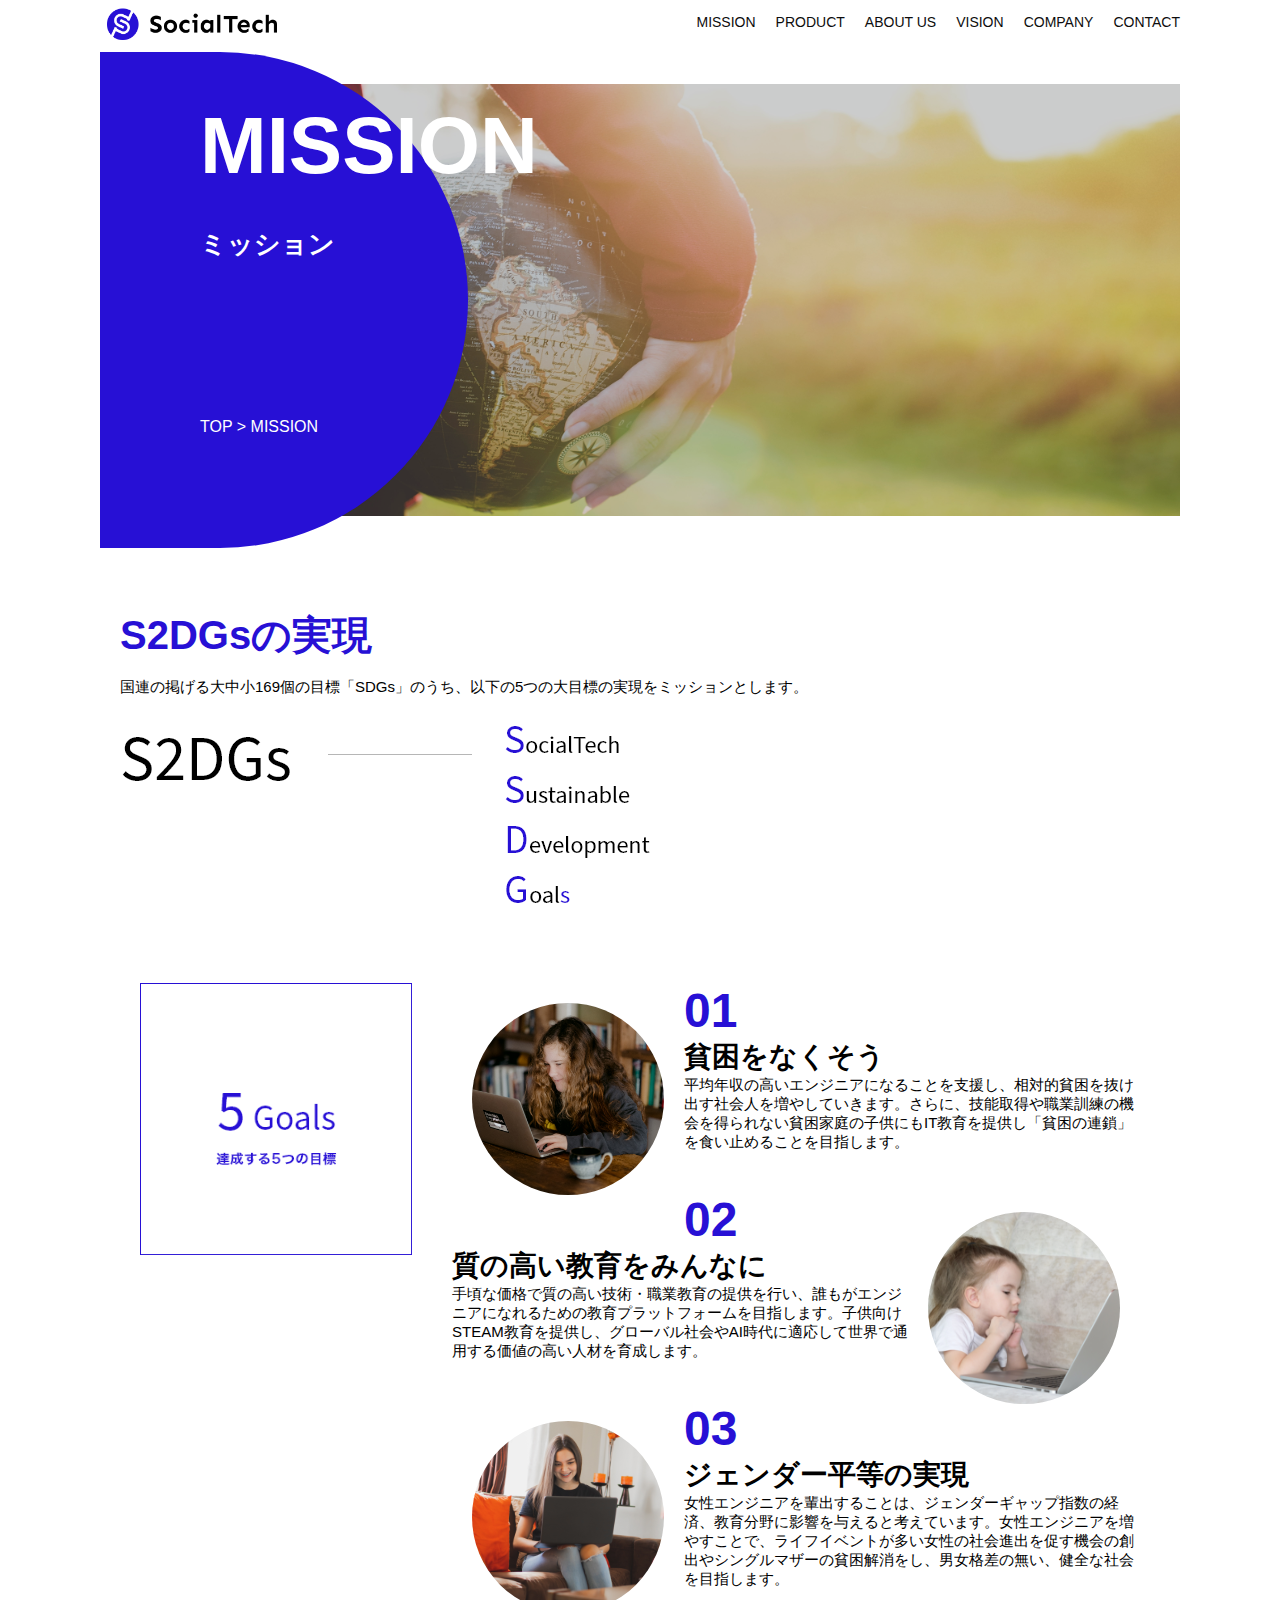
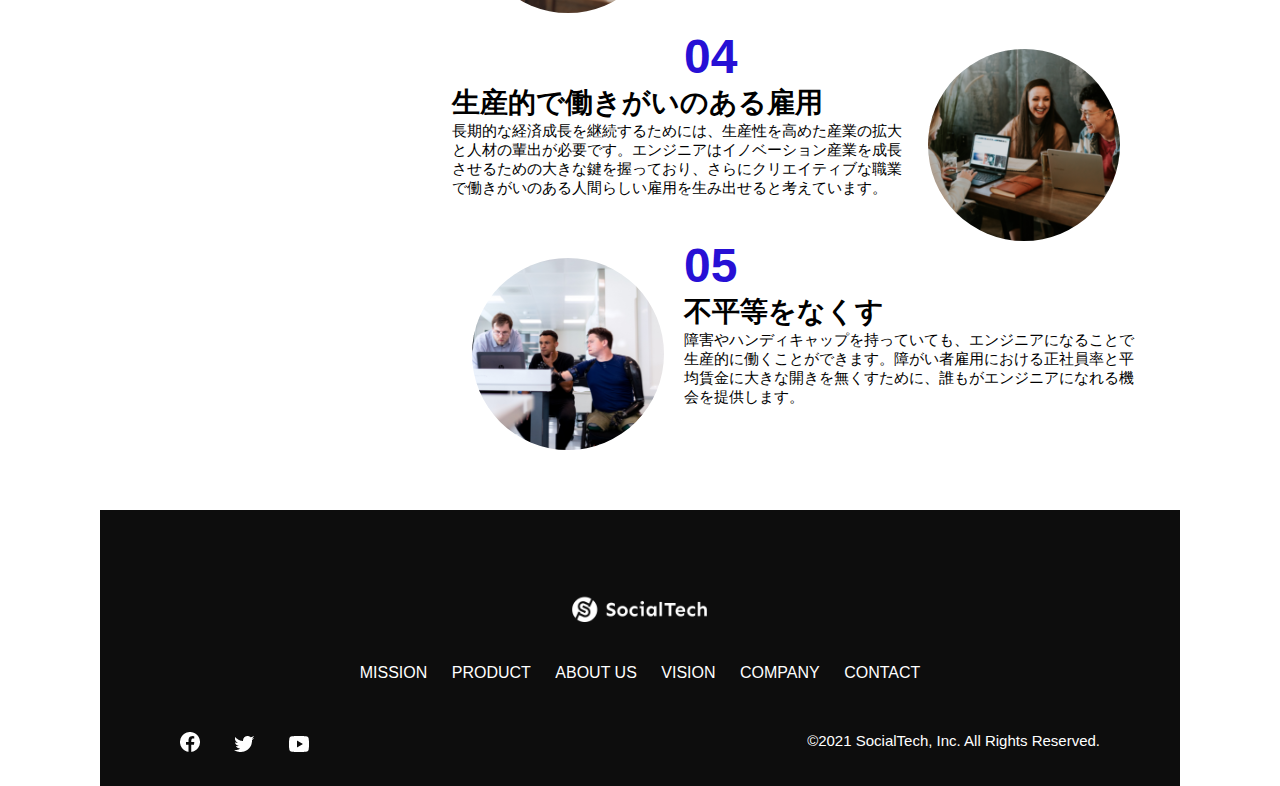
<file: kadai_tutorial_output/mission.html>
<!DOCTYPE html>
<html>
  <head>
    <title>SocialTech - MISSION ミッション -</title>
    <meta charset="utf-8">
    <meta name="description" content="SocialTechが目指す5つの目標（S2DGs）を紹介します">
    <meta name="viewport" content="width=device-width, initial-scale=1.0">
    <link rel="stylesheet" href="style.css">
  </head>

  <body> 
    <!-- ヘッダー -->
    <header>
      <!-- ロゴ -->
      <a href="index.html" id="logo">
        <img src="images/logo.png" alt="トップページに戻る">
      </a>

      <!-- PC用ナビゲーション -->
      <nav id="nav-pc">
        <ul>
          <li><a href="mission.html">MISSION</a></li>
          <li><a href="product.html">PRODUCT</a></li>
          <li><a href="index.html#aboutus">ABOUT US</a></li>
          <li><a href="index.html#vision">VISION</a></li>
          <li><a href="index.html#company">COMPANY</a></li>
          <li><a href="index.html#contact">CONTACT</a></li>
        </ul>
      </nav>

      <!-- スマホ用メニューボタン -->
      <button id="menu-sp" onclick="document.getElementById('nav-sp').style.display = 'block'">
        <img src="images/button-menu.png" alt="ナビゲーションを開く">
      </button>

      <!-- スマホ用ナビゲーション -->
      <div id="nav-sp">
        <button id="close" onclick="document.getElementById('nav-sp').style.display = 'none'">
          <img src="images/button-close.png" alt="ナビゲーションを閉じる">
        </button>

        <nav>
          <ul>
            <li>
              <a id="logo-sp" href="index.html" onclick="document.getElementById('nav-sp').style.display = 'none'"><img src="images/logo-sp.png" alt="トップページに戻る"></a>
            </li>
            <li><a class="menu" href="mission.html" onclick="document.getElementById('nav-sp').style.display = 'none'">MISSION</a></li>
            <li><a class="menu" href="product.html" onclick="document.getElementById('nav-sp').style.display = 'none'">PRODUCT</a></li>
            <li><a class="menu" href="index.html#aboutus" onclick="document.getElementById('nav-sp').style.display = 'none'">ABOUT US</a></li>
            <li><a class="menu" href="index.html#vision" onclick="document.getElementById('nav-sp').style.display = 'none'">VISION</a></li>
            <li><a class="menu" href="index.html#company" onclick="document.getElementById('nav-sp').style.display = 'none'">COMPANY</a></li>
            <li><a class="menu" href="index.html#contact" onclick="document.getElementById('nav-sp').style.display = 'none'">CONTACT</a></li>
          </ul>
        </nav>
        <div id="sns">
          <a href="https://www.facebook.com/sejuku2013">
            <img src="images/button-facebook.png" alt="Facebookのリンク">
          </a>
          <a href="https://twitter.com/samuraijuku">
            <img src="images/button-twitter.png" alt="Twitterのリンク">
          </a>
          <a href="https://www.youtube.com/channel/UCCFOQO5aDK0xXam4cUQXT8g">
            <img src="images/button-youtube.png" alt="YouTubeのリンク">
          </a>
        </div>
      </div>
    </header>

    <main>
      <article>
        <section id="mission-main">
          <div class="mission-main-inner">
            <div id="mission-title">
              <h1>MISSION<br><span>ミッション</span></h1>
              <p>TOP > MISSION</p>
            </div>
          </div>
        </section>

        <section id="mission-s2dgs">
          <h2 class="mission-h2">S2DGsの実現</h2>
          <p>国連の掲げる大中小169個の目標「SDGs」のうち、以下の5つの大目標の実現をミッションとします。</p>
          <img src="images/mission/mission-s2dgs.png" alt="S2DGs">
        </section>

        <section id="mission-five-goals">
          <div class="five-goals-image">
            <img src="images/mission/mission-5goals.png" alt="5Goals">
          </div>
          <div class="five-goals-read">
            <div>
              <img class="fivegoals-image-left" src="images/mission/mission-5goals01.png" alt="PCを操作する女の子">
              <span class="fivegoals-number">01</span>
              <h3 class="fivegoals-h3">貧困をなくそう</h3>
              <p class="fivegoals-p">平均年収の高いエンジニアになることを支援し、相対的貧困を抜け出す社会人を増やしていきます。さらに、技能取得や職業訓練の機会を得られない貧困家庭の子供にもIT教育を提供し「貧困の連鎖」を食い止めることを目指します。</p>
            </div>
            <div>
              <img class="fivegoals-image-right" src="images/mission/mission-5goals02.png" alt="PCを見つめる小さい女の子">
              <span class="fivegoals-number">02</span>
              <h3 class="fivegoals-h3">質の高い教育をみんなに</h3>
              <p class="fivegoals-p">手頃な価格で質の高い技術・職業教育の提供を行い、誰もがエンジニアになれるための教育プラットフォームを目指します。子供向けSTEAM教育を提供し、グローバル社会やAI時代に適応して世界で通用する価値の高い人材を育成します。</p>
            </div>
            <div>
              <img class="fivegoals-image-left" src="images/mission/mission-5goals03.png" alt="PCを操作する女性">

              <span class="fivegoals-number">03</span>
              <h3 class="fivegoals-h3">ジェンダー平等の実現</h3>
              <p class="fivegoals-p">女性エンジニアを輩出することは、ジェンダーギャップ指数の経済、教育分野に影響を与えると考えています。女性エンジニアを増やすことで、ライフイベントが多い女性の社会進出を促す機会の創出やシングルマザーの貧困解消をし、男女格差の無い、健全な社会を目指します。</p>
            </div>
            <div>
              <img class="fivegoals-image-right" src="images/mission/mission-5goals04.png" alt="笑顔で話し合う3人の男女">
              <span class="fivegoals-number">04</span>
              <h3 class="fivegoals-h3">生産的で働きがいのある雇用</h3>
              <p class="fivegoals-p">長期的な経済成長を継続するためには、生産性を高めた産業の拡大と人材の輩出が必要です。エンジニアはイノベーション産業を成長させるための大きな鍵を握っており、さらにクリエイティブな職業で働きがいのある人間らしい雇用を生み出せると考えています。</p>
            </div>
            <div>
              <img class="fivegoals-image-left" src="images/mission/mission-5goals05.png" alt="障害を持つ男性が生き生きと働く様子">
              <span class="fivegoals-number">05</span>
              <h3 class="fivegoals-h3">不平等をなくす</h3>
              <p class="fivegoals-p">障害やハンディキャップを持っていても、エンジニアになることで生産的に働くことができます。障がい者雇用における正社員率と平均賃金に大きな開きを無くすために、誰もがエンジニアになれる機会を提供します。</p>
            </div>
          </div>
        </section>
                  
      </article>
    </main>

    <footer>
      <div id="footer-logo">
        <img src="images/logo-sp.png" alt="SocialTech">
      </div>
      <div id="footer-link">
        <a href="mission.html">MISSION</a>
        <a href="product.html">PRODUCT</a>
        <a href="index.html#aboutus">ABOUT US</a>
        <a href="index.html#vision">VISION</a>
        <a href="index.html#company">COMPANY</a>
        <a href="index.html#contact">CONTACT</a>
      </div>
      <div id="sns-footer">
        <div class="sns-btns">
          <a href="https://www.facebook.com/sejuku2013"><img src="images/button-facebook.png" alt="Facebookのリンク"></a>
          <a href="https://twitter.com/samuraijuku"><img src="images/button-twitter.png" alt="Twitterのリンク"></a>
          <a href="https://www.youtube.com/channel/UCCFOQO5aDK0xXam4cUQXT8g"><img src="images/button-youtube.png" alt="YouTubeのリンク"></a>
        </div>
        <p id="copyright">&copy;2021 SocialTech, Inc. All Rights Reserved.</p>
      </div>
    </footer>

  </body>
</html>
</file>
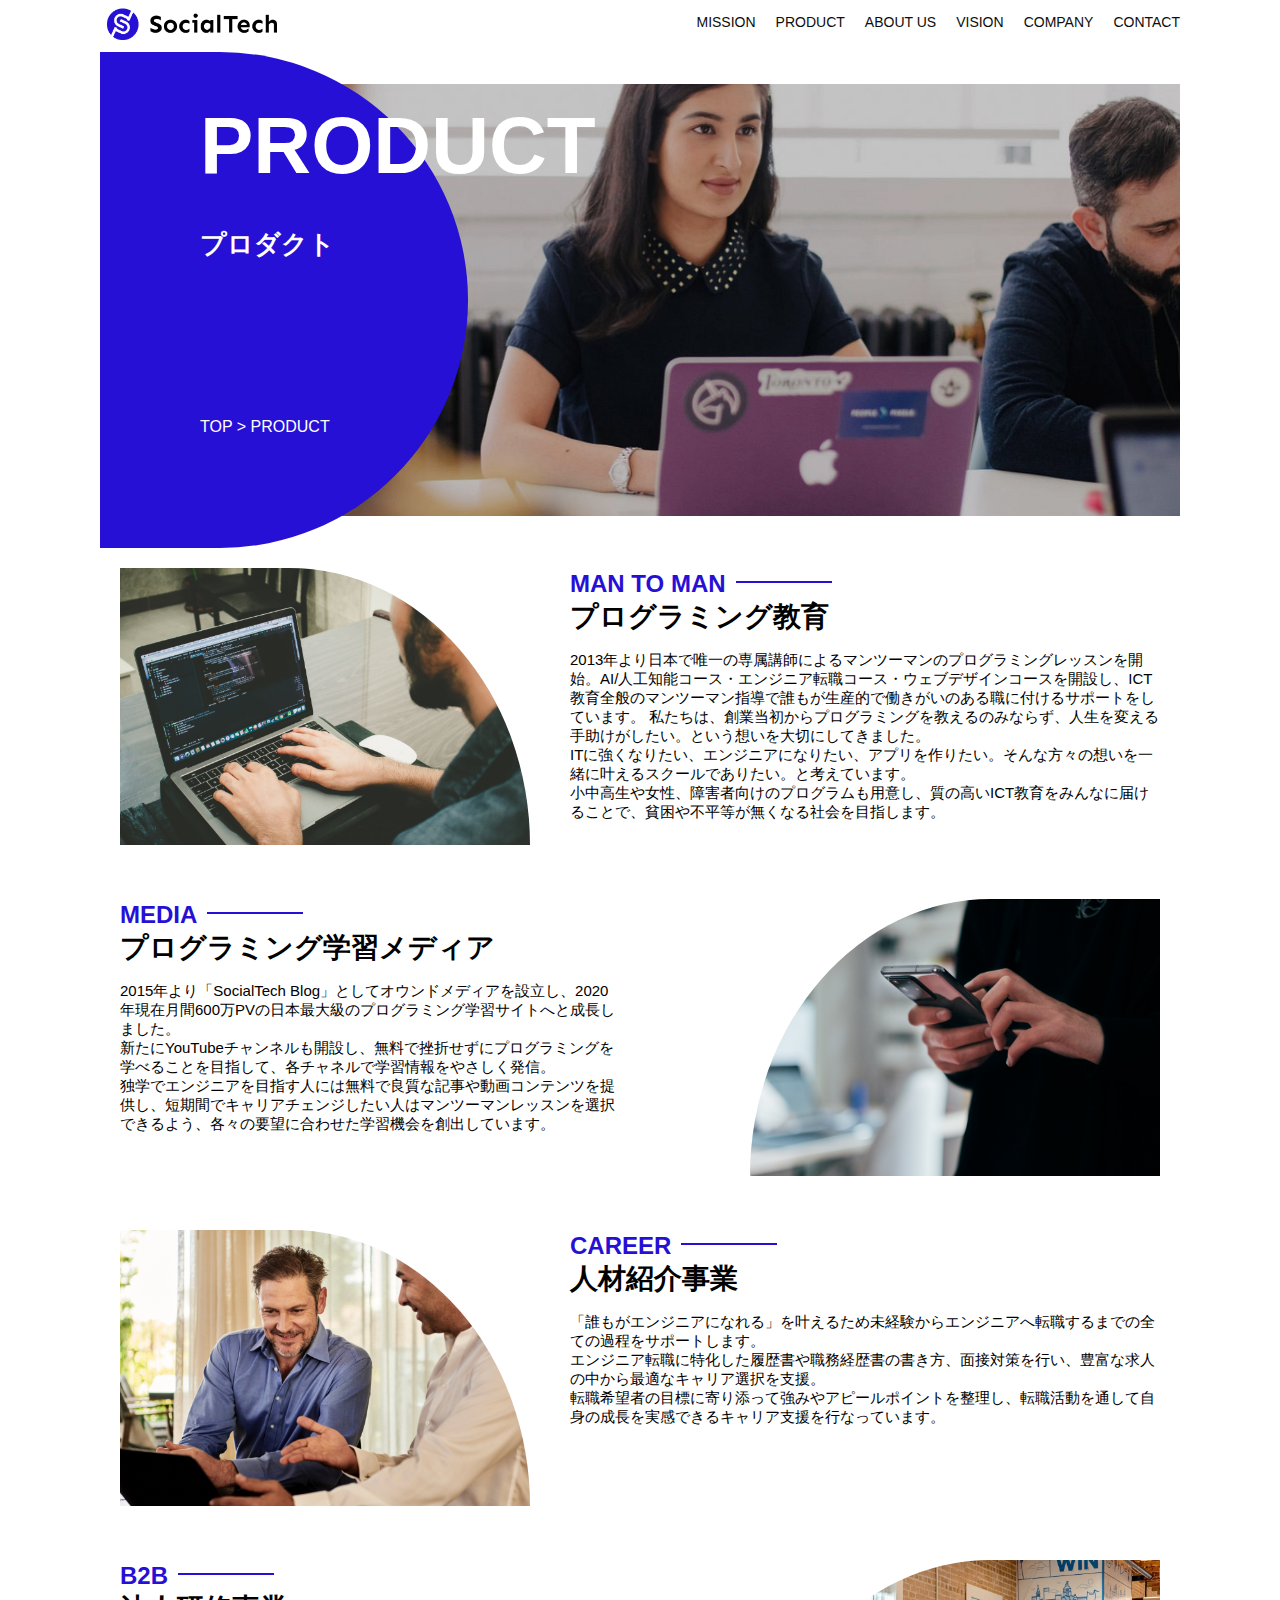
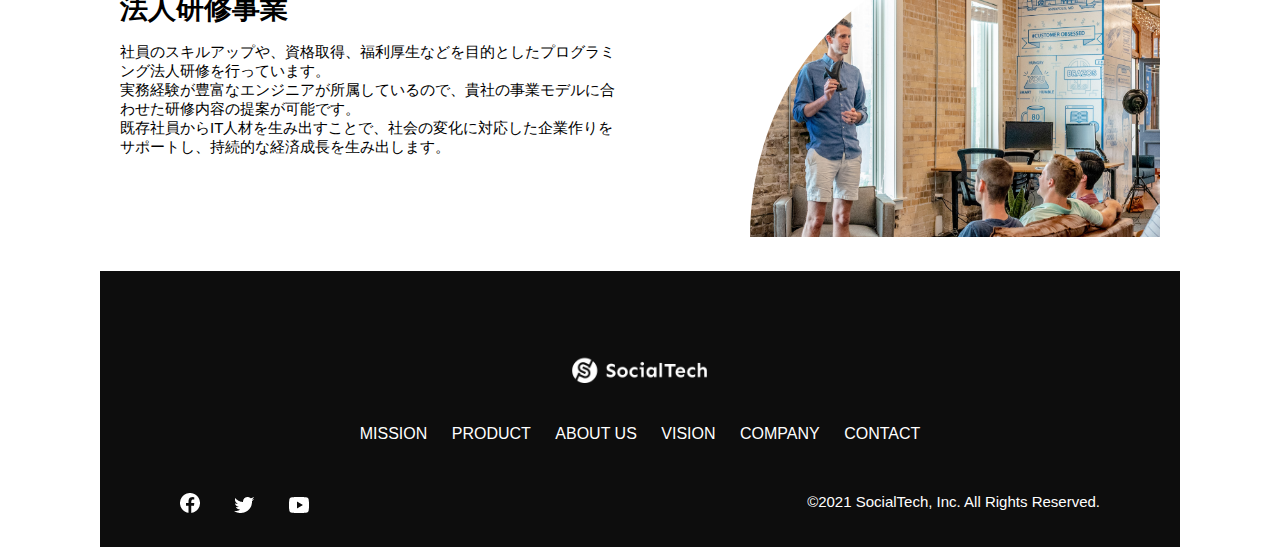
<file: kadai_tutorial_output/product.html>
<!DOCTYPE html>
<html>
  <head>
    <title>SocialTech -PRODUCT プロダクト-</title>
    <meta charset="utf-8">
    <meta name="description" content="SocialTechの4つのプロダクトを紹介します">
    <meta name="viewport" content="width=device-width, initial-scale=1.0">
    <link rel="stylesheet" href="style.css">
  </head>

  <body>
    <!-- ヘッダー -->
    <header>
      <!-- ロゴ -->
      <a href="index.html" id="logo">
        <img src="images/logo.png" alt="トップページに戻る">
      </a>

      <!-- PC用ナビゲーション -->
      <nav id="nav-pc">
        <ul>
          <li><a href="mission.html">MISSION</a></li>
          <li><a href="product.html">PRODUCT</a></li>
          <li><a href="index.html#aboutus">ABOUT US</a></li>
          <li><a href="index.html#vision">VISION</a></li>
          <li><a href="index.html#company">COMPANY</a></li>
          <li><a href="index.html#contact">CONTACT</a></li>
        </ul>
      </nav>

      <!-- スマホ用メニューボタン -->
      <button id="menu-sp" onclick="document.getElementById('nav-sp').style.display = 'block'">
        <img src="images/button-menu.png" alt="ナビゲーションを開く">
      </button>

      <!-- スマホ用ナビゲーション -->
      <div id="nav-sp">
        <button id="close" onclick="document.getElementById('nav-sp').style.display = 'none'">
          <img src="images/button-close.png" alt="ナビゲーションを閉じる">
        </button>

        <nav>
          <ul>
            <li>
              <a id="logo-sp" href="index.html" onclick="document.getElementById('nav-sp').style.display = 'none'"><img src="images/logo-sp.png" alt="トップページに戻る"></a>
            </li>
            <li><a class="menu" href="mission.html" onclick="document.getElementById('nav-sp').style.display = 'none'">MISSION</a></li>
            <li><a class="menu" href="product.html" onclick="document.getElementById('nav-sp').style.display = 'none'">PRODUCT</a></li>
            <li><a class="menu" href="index.html#aboutus" onclick="document.getElementById('nav-sp').style.display = 'none'">ABOUT US</a></li>
            <li><a class="menu" href="index.html#vision" onclick="document.getElementById('nav-sp').style.display = 'none'">VISION</a></li>
            <li><a class="menu" href="index.html#company" onclick="document.getElementById('nav-sp').style.display = 'none'">COMPANY</a></li>
            <li><a class="menu" href="index.html#contact" onclick="document.getElementById('nav-sp').style.display = 'none'">CONTACT</a></li>
          </ul>
        </nav>
        <div id="sns">
          <a href="https://www.facebook.com/sejuku2013">
            <img src="images/button-facebook.png" alt="Facebookのリンク">
          </a>
          <a href="https://twitter.com/samuraijuku">
            <img src="images/button-twitter.png" alt="Twitterのリンク">
          </a>
          <a href="https://www.youtube.com/channel/UCCFOQO5aDK0xXam4cUQXT8g">
            <img src="images/button-youtube.png" alt="YouTubeのリンク">
          </a>
        </div>
      </div>
    </header>

    <main>
      <article>
        <section id="product-main">
          <div class="product-main-inner">
            <div id="product-title">
              <h1>PRODUCT<br><span>プロダクト</span></h1>
              <p>TOP > PRODUCT</p>
            </div>
          </div>
        </section>
        <section class="product-section product-section-left">
          <div class="product-section-img">
            <img src="images/product/product-mantoman.png" alt="PCでコードを書く男性">
          </div>
          <div class="product-read">
            <h2 class="product-h2">MAN TO MAN</h2>
            <h3 class="product-h3">プログラミング教育</h3>
            <p>
              2013年より日本で唯一の専属講師によるマンツーマンのプログラミングレッスンを開始。AI/人工知能コース・エンジニア転職コース・ウェブデザインコースを開設し、ICT教育全般のマンツーマン指導で誰もが生産的で働きがいのある職に付けるサポートをしています。 私たちは、創業当初からプログラミングを教えるのみならず、人生を変える手助けがしたい。という想いを大切にしてきました。<br>ITに強くなりたい、エンジニアになりたい、アプリを作りたい。そんな方々の想いを一緒に叶えるスクールでありたい。と考えています。<br>小中高生や女性、障害者向けのプログラムも用意し、質の高いICT教育をみんなに届けることで、貧困や不平等が無くなる社会を目指します。
            </p>
          </div>
        </section>
  
        <section class="product-section product-section-right">
          <div class="product-read">
            <h2 class="product-h2">MEDIA</h2>
            <h3 class="product-h3">プログラミング学習メディア</h3>
            <p>2015年より「SocialTech Blog」としてオウンドメディアを設立し、2020年現在月間600万PVの日本最大級のプログラミング学習サイトへと成長しました。<br>新たにYouTubeチャンネルも開設し、無料で挫折せずにプログラミングを学べることを目指して、各チャネルで学習情報をやさしく発信。<br>独学でエンジニアを目指す人には無料で良質な記事や動画コンテンツを提供し、短期間でキャリアチェンジしたい人はマンツーマンレッスンを選択できるよう、各々の要望に合わせた学習機会を創出しています。</p>
          </div>
          <div class="product-section-img">
            <img src="images/product/product-media.png" alt="スマートフォンを操作する人">
          </div>
        </section>
  
        <section class="product-section product-section-left">
          <div class="product-section-img">
            <img src="images/product/product-career.png" alt="笑顔で話し合う2人の男性">
          </div>
          <div class="product-read">
            <h2 class="product-h2">CAREER</h2>
            <h3 class="product-h3">人材紹介事業</h3>
            <p>「誰もがエンジニアになれる」を叶えるため未経験からエンジニアへ転職するまでの全ての過程をサポートします。<br>エンジニア転職に特化した履歴書や職務経歴書の書き方、面接対策を行い、豊富な求人の中から最適なキャリア選択を支援。<br>転職希望者の目標に寄り添って強みやアピールポイントを整理し、転職活動を通して自身の成長を実感できるキャリア支援を行なっています。<br></p>
          </div>
        </section>
  
        <section class="product-section product-section-right">
          <div class="product-read">
            <h2 class="product-h2">B2B</h2>
            <h3 class="product-h3">法人研修事業</h3>
            <p>社員のスキルアップや、資格取得、福利厚生などを目的としたプログラミング法人研修を行っています。<br>実務経験が豊富なエンジニアが所属しているので、貴社の事業モデルに合わせた研修内容の提案が可能です。<br>既存社員からIT人材を生み出すことで、社会の変化に対応した企業作りをサポートし、持続的な経済成長を生み出します。</p>
          </div>
          <div class="product-section-img">
            <img src="images/product/product-b2b.png" alt="講演中の男性とそれを聴く人々">
          </div>
        </section>
      </article>
    </main>

    <footer>
      <div id="footer-logo">
        <img src="images/logo-sp.png" alt="SocialTech">
      </div>
      <div id="footer-link">
        <a href="mission.html">MISSION</a>
        <a href="product.html">PRODUCT</a>
        <a href="index.html#aboutus">ABOUT US</a>
        <a href="index.html#vision">VISION</a>
        <a href="index.html#company">COMPANY</a>
        <a href="index.html#contact">CONTACT</a>
      </div>
      <div id="sns-footer">
        <div class="sns-btns">
          <a href="https://www.facebook.com/sejuku2013"><img src="images/button-facebook.png" alt="Facebookのリンク"></a>
          <a href="https://twitter.com/samuraijuku"><img src="images/button-twitter.png" alt="Twitterのリンク"></a>
          <a href="https://www.youtube.com/channel/UCCFOQO5aDK0xXam4cUQXT8g"><img src="images/button-youtube.png" alt="YouTubeのリンク"></a>
        </div>
        <p id="copyright">&copy;2021 SocialTech, Inc. All Rights Reserved.</p>
      </div>
    </footer>
    
  </body>
</html>
</file>
<file: kadai_tutorial_output/style.css>
/* PC、スマホ共通スタイル */
* {
  box-sizing: border-box;
}

p {
  font-size: 15px;
}

body {
  max-width: 1080px;
  margin: 0 auto 0 auto;
  font-family: "Source Sans Pro", "Hiragino Kaku Gothic ProN", Meiryo, Arial, sans-serif;
}

/* PC用カルーセル設定 */
.carousel {
  margin: 0 20px 0 20px;
}
  
.carouselImg {
  width: 100%;
}

/* ヘッダー */
header {
  display: flex;
  justify-content: space-between;
}

/* ナビゲーションのレイアウト */
#nav-pc {
  font-size: 14px;
}

#nav-pc ul {
  display: flex;
  padding-left: 0;
}

#nav-pc li {
  list-style: none;
}

/* ナビゲーションのリンクの装飾設定 */
#nav-pc a {
  text-decoration: none;
  margin-left: 20px;
  color: #0d0d0d;
}

#nav-pc a:hover {
  text-decoration: underline;
}

/* スマホ用ナビを非表示 */
#nav-sp, #menu-sp {
  display: none;
}
  
/* メインビジュアル*/
#main-visual {
  position: relative;
  height: 400px;
}

#main-message {
  position: absolute;
  top: 0;
  left: 0;
  background-color: #2710d5;
  color: #ffffff;
  border-radius: 0 0 476px 0;
  max-width: 620px;
  height: 100%;
  width: 100%;
  z-index: 11;
}

#main-message > h1 {
  font-size: 60px;
  margin: 100px 0 0 50px;
}
#main-message > p {
  font-size: 28px;
  margin: 0 0 0 50px;
}
#main-visual > img {
  max-width: 620px;
  border-radius: 476px 0 0 0;
  position: absolute;
  top: 0;
  right: 0;
  z-index: 10;
}

/* 見出し */
h2 {
  margin: 40px 0 0 0;
}

h2::after {
  content: url("images/line.png");
  margin-left: 10px;
}

h3 {
  font-size: 27px;
}

/* ミッション */
#mission {
  margin: 80px auto 80px auto;
}

#mission-flex {
  display: flex;
}

#mission-flex > div {
  width: 50%;
  margin: 20px;
}

#mission-photo {
  width: 100%;
}

#s2dgs {
  margin-top: 50px;
  width: 100%;
}

/* プロダクト */
#product {
  background-color: #fafafa;
  margin: 80px 0 80px 0;
  padding: 10px 40px 0px 40px;
}
  
/* 外枠 */
#product .product-flex {
  margin-top: 40px;
  display: flex;
}
  
/* 左のカラム */
#product-left {
  width: 50%;
  margin-right: 20px;
}

/* 右のカラム */
#product-right {
  width: 50%;
  margin-left: 20px;
  margin-top: 80px;
}

/* 画像＋説明の枠 */
#product-left > div {
  position: relative;
  height: 480px;
  margin-right: 20px;
}
#product-right > div {
  position: relative;
  height: 480px;
  margin-left: 20px;
}

/* 画像 */
.product-photo {
  width: 100%;
}

/* 説明文の枠 */
.product-explain {
  background-color: #ffffff;
  position: absolute;
  left: 0;
  bottom: 50px;
  margin: 0 40px 0 40px;
  padding: 20px;
  box-shadow: 5px 5px 10px rgba(0, 0, 0, 0.05);
}

/* 説明文の英語 */
.product-explain > span {
  color: #2710d5;
  font-weight: bold;
  font-size: 16px;
  margin: 0px;
}

/* 説明文の見出し */
.product-explain > h3 {
  margin: 5px 0 5px 0;
}

/* 説明文 */
.product-explain > p {
  font-size: 14px;
  margin: 0;
}

/* もっと見るボタン */
#product-more {
  text-align: center;
}

#product-more a {
  position: relative;
  bottom: -42px;
}

/* ABOUT US */
#aboutus {
  margin: 80px auto 80px auto;
}

/* 3つの組織文化と画像を入れる枠 */
#aboutus > div {
  display: flex;
}

/* 画像 */
.culture-img {
  width: 50%;
  align-self: flex-start;
}

.culture-img2 {
  margin-top: 50px;
  width: 100%;
}
  
/* 3つの組織文化の表 */
.culture-table {
  margin-right: 50px;
}

/* 番号 */
.culture-num {
  font-size: 80px;
  color: #2710d5;
  padding: 0 20px 0 0;
}

/* 見出し */
.culture-table th {
  text-align: left;
  font-size: 28px;
  font-weight: bold;
}

/* 組織文化英語 */
.culture-en {
  color: #2710d5;
  font-size: 24px;
}

/* 説明文 */
.culture-description {
  margin: 0;
}

/* ビジョン */
#vision {
  margin: 80px auto 80px auto;
}

/* セクション内の外枠*/
#vision > div {
  display: flex;
  justify-content: space-between;
  flex-wrap: wrap;
}

/*7つの行動指針の枠*/
.vision-box {
  width: 300px;
  height: 300px;
  margin-bottom: 30px;
  position: relative;
}

.vision-box > img {
  width: 100%;
  position: relative;
  z-index: 30;
}

.vision-box > div {
  position: absolute;
  top: 0;
  left: 0;
  z-index: 31;
  margin-right: 20px;
}

.vision-box > div > h4 {
  color: #2710d5;
  font-size: 19px;
  margin: 80px 0 0 0;
}

.vision-box > div > h4::first-letter {
  font-size: 40px;
}

.vision-box > div > h5 {
  font-size: 20px;
  margin: 0 0 0 0;
}

.vision-box > div > p {
  margin: 10px 0 0 0;
}

/* 会社概要 */
#company {
  margin: 80px auto 80px auto;
}

#company-table {
  width: 100%;
}

.tableheader {
  text-align: left;
  padding: 20px;
  border-bottom-color: #2710d5;
  border-bottom-width: 1px;
  border-bottom-style: solid;
  width: 100px;
}

.tableheader-first {
  border-top-color: #2710d5;
  border-top-width: 1px;
  border-top-style: solid;
}

.cell {
  padding: 30px;
  border-bottom-color: #ececec;
  border-bottom-width: 1px;
  border-bottom-style: solid;
}

.cell-first {
  border-top-color: #ececec;
  border-top-width: 1px;
  border-top-style: solid;
}

#company > iframe {
  width: 100%;
  height: 368px;
  margin-top: 40px;
}

/* お問い合わせ */
#contact {
  margin: 80px auto 80px auto;
}

/* 外枠 */
#contact > form > div {
  display: flex;
  flex-direction: row;
  flex-wrap: wrap;
  padding-bottom: 30px;
}

/* 左列の見出し */
.contact-heading {
  width: 240px;
  align-self: center;
}
/* 見出しのラベル */
.contact-label {
  font-weight: bold;
}
/* 必須 */
.contact-span {
  color: #ce2222;
  margin: 0 0 0 20px;
  font-weight: bold;
}

/* テキストボックス */
.contact-textbox {
  border-top: 0px;
  border-left: 0px;
  border-right: 0px;
  border-bottom-width: 1px;
  border-bottom-color: #707070;
  border-style: solid;
  background-color: #fafafa;
  width: 400px;
  height: 56px;
}
  
/* お問い合わせ内容のテキストエリア */
.contact-textarea {
  border-top: 0px;
  border-left: 0px;
  border-right: 0px;
  border-bottom-width: 1px;
  border-bottom-color: #707070;
  background-color: #fafafa;
  width: 400px;
  height: 200px;
}

/* 個人情報の取り扱い */
#contact dt {
  font-weight: bold;
}

#contact dd {
  margin: 0 0 16px 0;
}

#contact dd p {
  margin: 0;
}

#contact dd ul {
  padding-left: 0;
}

#contact dd li {
  margin-bottom: 0;
  list-style: none;
}

/* フッター */
footer {
  background-color: #0d0d0d;
  text-align: center;
  padding: 80px 80px 30px 80px;
}

#footer-logo {
  margin-bottom: 30px;
}

#footer-link {
  margin-bottom: 50px;
}

#footer-link > a {
  text-decoration: none;
  margin: 10px;
  color: #ffffff;
}

#footer-link > a:hover {
  text-decoration: underline;
}

#sns-footer {
  display: flex;
  justify-content: space-between;
  text-align: left;
}

#sns-footer a {
  margin-right: 30px;
}

#copyright {
  color: #ffffff;
  margin: 0;
}

/* mission.html用スタイル */
/* ミッションのメインビジュアル */
.mission-main-inner {
  background-image: url("images/mission/mission-main.png");
  background-repeat: no-repeat;
  background-position-y: center;
}

#mission-title {
  background-color: #2710d5;
  width: 368px;
  color: #ffffff;
  height: 496px;
  border-radius: 0 248px 248px 0;
  position: relative;
}

#mission-title h1 {
  position: absolute;
  top: 0;
  left: 100px;
  font-size: 80px;
  line-height: 1;
}

#mission-title h1 span {
  font-size: 26px;
}

#mission-title > p {
  position: absolute;
  top: 350px;
  left: 100px;
  font-size: 16px;
}

/* ミッションページ　S2DGSの設定 */
#mission-s2dgs {
  padding: 20px;
}
  
.mission-h2 {
  color: #2710d5;
  font-size: 40px;
}

.mission-h2::after {
  content: none;
}

/* ミッションページ　5つのゴールの設定 */
#mission-five-goals {
  padding: 20px;
  display: flex;
}

#mission-five-goals .five-goals-image {
  width: 30%;
  padding: 20px;
}

#mission-five-goals .five-goals-image img {
  width: 100%;
}

#mission-five-goals .five-goals-read {
  width: 70%;
  padding: 20px;
}

#mission-five-goals .five-goals-read > div {
  margin-bottom: 40px;
}

.fivegoals-image-right {
  float: right;
  margin: 20px;
}

.fivegoals-image-left {
  float: left;
  margin: 20px;
}

.fivegoals-number {
  color: #2710d5;
  font-size: 48px;
  font-weight: bold;
  margin: 0;
}

.fivegoals-h3 {
  font-size: 28px;
  margin: 0;
}

.fivegoals-p {
  margin: 0;
}

/* プロダクトページ */
.product-main-inner {
  background-image: url("images/product/product-main.png");
  background-repeat: no-repeat;
  background-position-y: center;
}

#product-title {
  background-color: #2710d5;
  width: 368px;
  color: #ffffff;
  height: 496px;
  border-radius: 0 248px 248px 0;
  position: relative;
}

#product-title h1 {
  position: absolute;
  top: 0;
  left: 100px;
  font-size: 80px;
  line-height: 1;
}

#product-title h1 span {
  font-size: 26px;
}

#product-title > p {
  position: absolute;
  top: 350px;
  left: 100px;
  font-size: 16px;
}

/* セクション */
.product-section {
  display: flex;
  padding: 20px 20px 0;
}

.product-section .product-section-img {
  width: 450px;
}

/* 左が画像のセクション*/
.product-section-left .product-section-img img {
  width: 100%;
  padding: 0 40px 30px 0;
  border-radius: 0 432px 0 0;
}

.product-section-left .product-read {
  width: 50%;
  flex-grow: 1;
}

.product-section-left .product-read p {
  margin-bottom: 0;
}

/* 右が画像のセクション*/
.product-section-right {
  justify-content: space-between;
}

.product-section-right .product-section-img img {
  width: 100%;
  padding: 0 0 30px 40px;
  border-radius: 432px 0 0 0;
}

.product-section-right .product-read {
  width: 500px;
}

.product-h2 {
  color: #2710d5;
  font-size: 24px;
  margin: 0;
}

.product-h3 {
  font-size: 28px;
  margin: 0;
}

/* 画面幅が767px以下のとき */
/*====================
スマートフォン用のスタイル
=====================*/
@media screen and (max-width: 767px) {
  /* スマートフォン用のスタイルを指定する */

  /* スマホ用カルーセル設定 */
  .carousel {
    margin: 0;
  }

  /* PC用ナビゲーション非表示 */
  #nav-pc {
    display: none;
  }

  /* ハンバーガーメニュー */
  #menu-sp {
    display: block;
    background-color: transparent;
    padding: 0;
    border: none;
    position: absolute;
    top: 0px;
    right: 0px;
  }

  /* スマホ用ナビゲーションの表示切替*/
  /* 初期状態、レイアウトと非表示設定 */
  #nav-sp {
    background-color: #2710d5;
    position: fixed;
    left: 0;
    top: 0;
    height: 100%;
    width: 100%;
    display: none;
    z-index: 100;
  }

  /* ×ボタン */
  #close {
    position: absolute;
    top: 20px;
    right: 20px;
    background-color: transparent;
    border: none;
  }

  #nav-sp nav ul {
    padding-left: 0;
  }

  #nav-sp nav li {
    list-style: none;
  }

  /* ナビゲーションメニュー用ロゴ */
  #logo-sp {
    margin: 80px 0 30px 20px;
  } 

  /* ナビゲーションのリンクの装飾設定 */
  #nav-sp nav a {
    display: block;
    color: #ffffff;
  }

  #nav-sp nav a:hover {
    text-decoration: underline;
  }

  #nav-sp .menu {
    text-decoration: none;
    margin: 0 20px 0 20px;
    height: 44px;
    font-size: 16px;
    background-image: url("images/arrow.png");
    background-repeat: no-repeat;
    background-position: right top;
  }

  #sns {
    position: absolute;
    bottom: 20px;
    left: 20px;
  }

  #sns > a {
    margin-right: 30px;
  }

  /* メインビジュアル */
  #main-visual {
    position: relative;
    height: 470px;
  }
  
  #main-visual > div {
    text-align: center;
    height: 280px;
  }
  
  #main-visual h1 {
    font-size: 28px;
    margin: 90px 0 0 0;
  }
  
  #main-visual > div > p {
    margin: 0;
    font-size: 15px;
  }

  #main-visual > img {
    width: 100%;
    border-radius: 476px 0 0 0;
    top: auto;
    bottom: 0;
  }

  /*見出し*/
  h2 {
    margin: 15px 0 15px 0;
  }
    
  h3 {
    font-size: 24px;
    margin: 10px 0 0 0;
  }

  /* ミッション */
  #mission {
    margin: 20px 0 20px 0;
    padding: 0 20px 0 20px;
  }

  #mission-flex {
    flex-direction: column;
  }

  #mission-flex > div {
    width: 100%;
    margin: 0;
  }

  /* プロダクト */
  #product {
    margin: 0;
    padding: 10px 20px 0 20px;
  }

  /* 外枠 */
  #product .product-flex {
    flex-direction: column;
    margin-top: 0;
  }

  /* 左右のカラム　スマホでは縦並び */
  #product-left,
  #product-right {
    width: 100%;
    margin: 0;
  }

  /*  画像＋説明の枠 */
  #product-left > div,
  #product-right > div {
    height: auto;
    margin: 0;
  }

  /* 説明文の枠 */
  .product-explain {
    position: relative;
    margin: 0;
  }

  .product-explain > h3 {
    margin: 10px 0 10px 0;
    font-size: 24px;
  }

  /* もっと見るボタン */
  #product-more {
    text-align: left;
  }

  /* ABOUT US */
  #aboutus {
    margin: 80px 20px 80px 20px;
  }
  
  #aboutus > div {
    flex-direction: column;
  }
  
  .culture-table th {
    font-size: 16px;
  }
  
  .culture-table {
    margin-right: 0;
    padding-right: 20px;
    order: 2;
  }
  
  .culture-img {
    width: 100%;
    order: 1;
  }

  .culture-img2 {
    margin-top: 0;
  }

  .culture-num {
    padding: 0;
  }

  .culture-description {
    margin: 0;
  }

  /* ビジョン */
  #vision {
    margin: 80px 20px 80px 20px;
  }

  .vision-box > img {
    position: absolute;
    top: 0;
    left: 0;
  }

  .vision-box > div > h4 {
    margin: 60px 0 0 0;
  }

  /*会社概要*/
  #company {
    margin: 0 20px 0 20px;
  }

  #company > h3 {
    margin-bottom: 20px;
  }

  .tableheader {
    width: 50px;
  }

  .cell {
    padding: 20px;
  }

  #company > iframe {
    height: 240px;
  }

  /* お問い合わせ */
  #contact {
    margin: 80px 20px 80px 20px;
  }

  #contact > h3 {
    margin-bottom: 20px;
  }

  #contact > form > div {
    flex-direction: column;
    margin-bottom: 20px;
  }

  .contact-heading {
    align-self: auto;
    margin-bottom: 20px;
  }

  .contact-textbox {
    min-width: 300px;
    width: 100%;
  }

  .contact-textarea {
    height: 150px;
    width: 100%;
  }

  .radiobutton {
    margin-bottom: 20px;
  }

  /* フッター */
  footer {
    padding: 30px 20px 50px 20px;
    text-align: left;
  }

  #footer-link > a {
    margin: 0 20px 30px 0;
    display: block;
    background-image: url("images/arrow.png");
    background-repeat: no-repeat;
    background-position: right top;
  }

  #footer-link > a:hover {
    text-decoration: underline;
  }

  #sns-footer {
    flex-direction: column;
    justify-content: flex-start;
  }

  #copyright {
    font-size: 12px;
    margin-top: 30px;
  }

  /* mission.html用スタイル */
  /* ミッションのメインビジュアル */
  #mission-main {
    height: 256px;
    margin-top: 4%;
    position: relative;
  }

  .mission-main-inner {
    height: 80%;
    background-size: cover;
  }

  #mission-title {
    width: 136px;
    height: 256px;
    position: absolute;
    top: -10%;
  }

  #mission-title h1 {
    left: 20px;
    font-size: 40px;
  }

  #mission-title h1 span {
    font-size: 18px;
  }

  #mission-title > p {
    top: 180px;
    left: 20px;
    font-size: 13px;
  }

  /* ミッションページ　S2DGSの設定 */
  .mission-h2 {
    font-size: 38px;
    margin: 0px;
  }

  .mission-h2::after {
    content: none;
  }

  #mission-s2dgs > img {
    width: 100%;
  }

   /* ミッションページ　5つのゴールの設定 */
   #mission-five-goals {
    flex-direction: column;
  }

  #mission-five-goals > div {
    padding: 0;
  }

  #mission-five-goals .five-goals-image,
  #mission-five-goals .five-goals-read {
    width: 100%;
    padding: 0;
  }

  #mission-five-goals .five-goals-read > div {
    display: flex;
    flex-direction: column;
  }

  .fivegoals-image-right,
  .fivegoals-image-left {
    align-self: center;
  }

  /* プロダクトページ */
  #product-main {
    height: 256px;
    margin-top: 4%;
    position: relative;
  }

  .product-main-inner {
    height: 80%;
    background-size: cover;
  }

  #product-title {
    width: 136px;
    height: 256px;
    position: absolute;
    top: -10%;
  }
  
  #product-title h1 {
    left: 20px;
    font-size: 40px;
  }

  #product-title h1 span {
    font-size: 18px;
  }

  #product-title > p {
    top: 180px;
    left: 20px;
    font-size: 13px;
  }

  /* セクション */
  .product-section {
    flex-direction: column;
  }

  .product-section .product-section-img {
    width: 100%;
  }
  
  .product-section .product-section-img img {
    width: 100%;
    padding: 0;
  }

  /* 左が画像のセクション*/
  .product-section-left .product-section-img img {
    border-radius: 0 300px 0 0;
  }

  .product-section-left .product-read {
    width: 100%;
    flex-grow: 1;
  }

  /* 右が画像のセクション*/
  .product-section-right .product-section-img img {
    order: 1;
    border-radius: 300px 0 0 0;
  }

  .product-section-right .product-read {
    order: 2;
    width: 100%;
  }
}
</file>
